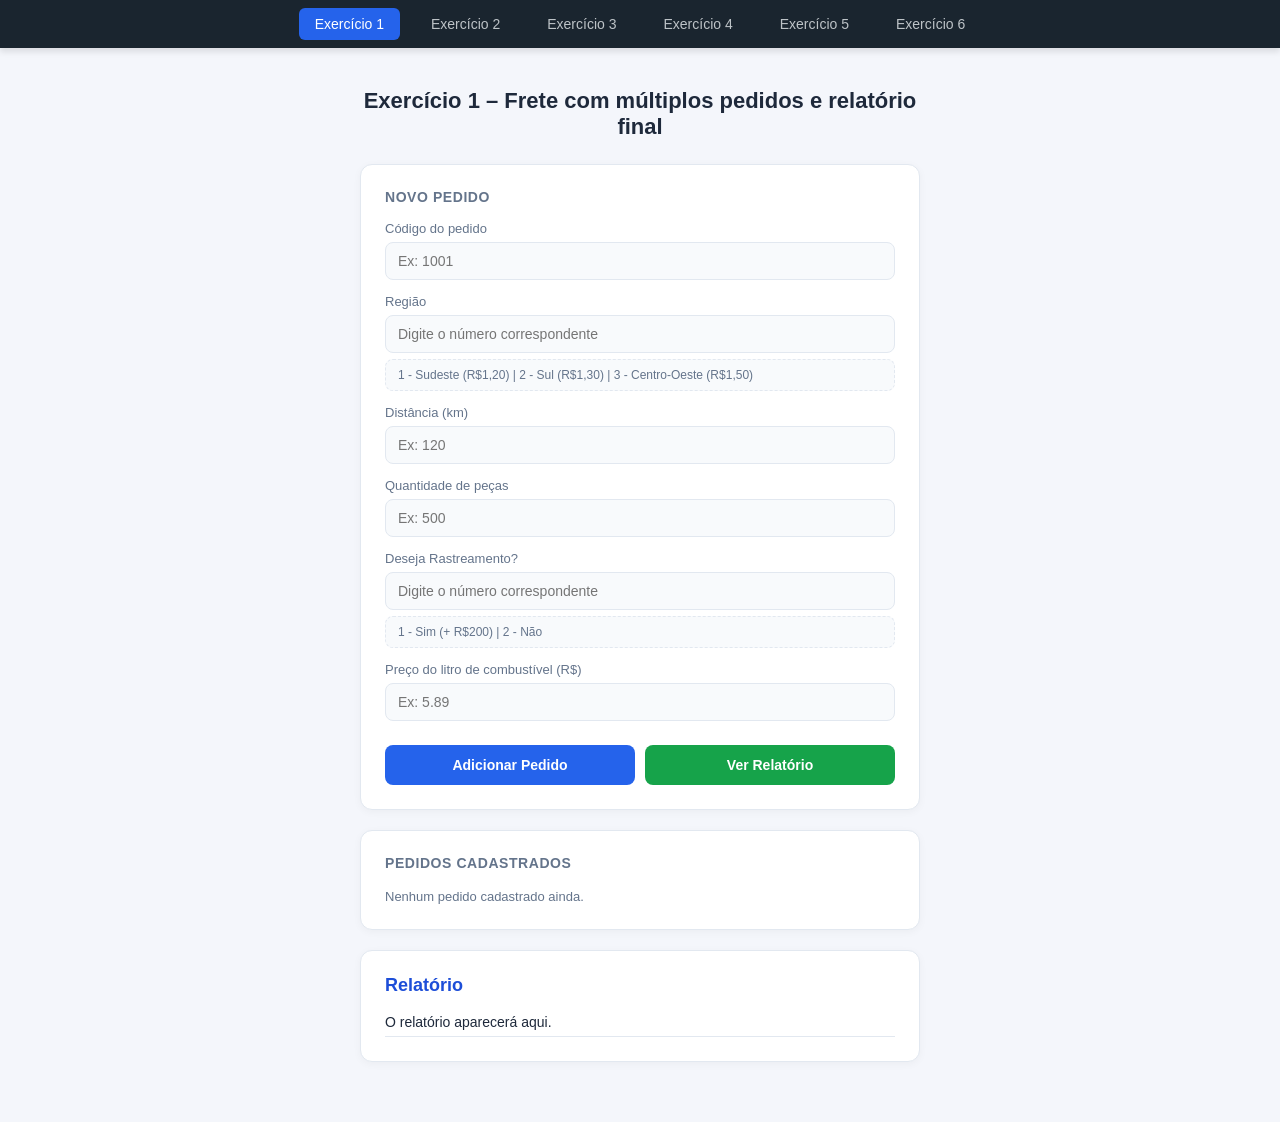
<file: index.html>
<!DOCTYPE html>
<html lang="pt-BR">

<head>
    <meta charset="UTF-8">
    <title>Exercício 1</title>
    <link rel="stylesheet" href="./estilo/estilo.css">
    <script src="./script/script.js" defer></script>
</head>

<body>
    <nav class="navbar">
        <ul class="nav-links">
            <li><a href="index.html" class="active">Exercício 1</a></li>
            <li><a href="templates/ex2.html">Exercício 2</a></li>
            <li><a href="templates/ex3.html">Exercício 3</a></li>
            <li><a href="templates/ex4.html">Exercício 4</a></li>
            <li><a href="templates/ex5.html">Exercício 5</a></li>
            <li><a href="templates/ex6.html">Exercício 6</a></li>
        </ul>
    </nav>

    <main class="content-wrapper">
        <div class="container">
            <h2>Exercício 1 – Frete com múltiplos pedidos e relatório final</h2>
            <div class="card">
                <h3>Novo pedido</h3>

                <label for="codigo">Código do pedido</label>
                <input type="number" id="codigo" placeholder="Ex: 1001">

                <label for="regiao">Região</label>
                <input type="number" id="regiao" placeholder="Digite o número correspondente">
                <div class="regioes">1 - Sudeste (R$1,20) | 2 - Sul (R$1,30) | 3 - Centro-Oeste (R$1,50)</div>

                <label for="km">Distância (km)</label>
                <input type="number" id="km" placeholder="Ex: 120">

                <label for="qt">Quantidade de peças</label>
                <input type="number" id="qt" placeholder="Ex: 500">

                <label for="rast">Deseja Rastreamento? </label>
                <input type="number" id="rast" placeholder="Digite o número correspondente">
                <div class="regioes">1 - Sim (+ R$200) | 2 - Não</div>

                <label for="litro">Preço do litro de combustível (R$)</label>
                <input type="number" id="litro" placeholder="Ex: 5.89">

                <div class="botoes">
                    <button id="btnAdicionar" onclick="calcularResEx1()">Adicionar Pedido</button>
                    <button id="btnRelatorio" onclick="gerarRelatorioEx1()">Ver Relatório</button>
                </div>
            </div>

            <div class="card">
                <h3>Pedidos cadastrados</h3>
                <ul id="listaPedidos"></ul>
            </div>

            <div class="card" id="textoResultado">
                <h3>Relatório</h3>
                <p>O relatório aparecerá aqui.</p>
            </div>
        </div>
    </main>
</body>

</html>
</file>
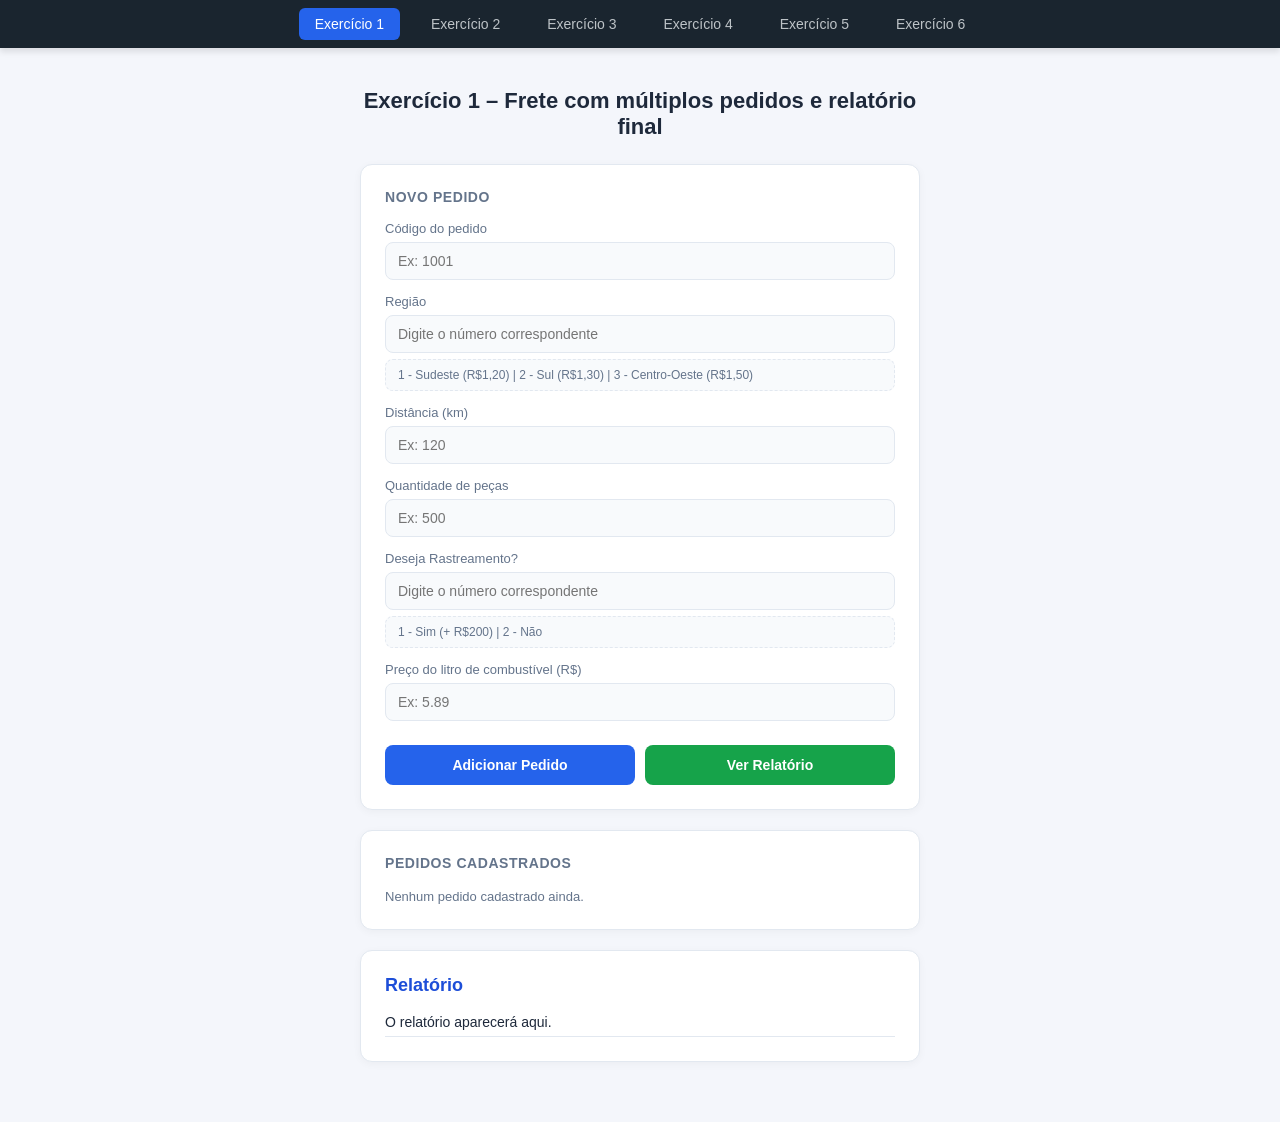
<file: templates/index.html>
<!DOCTYPE html>
<html lang="pt-BR">

<head>
    <meta charset="UTF-8">
    <title>Exercício 1</title>
    <link rel="stylesheet" href="../estilo/estilo.css">
    <script src="../script/script.js" defer></script>
</head>

<body>
    <nav class="navbar">
        <ul class="nav-links">
            <li><a href="index.html" class="active">Exercício 1</a></li>
            <li><a href="ex2.html">Exercício 2</a></li>
            <li><a href="ex3.html">Exercício 3</a></li>
            <li><a href="ex4.html">Exercício 4</a></li>
            <li><a href="ex5.html">Exercício 5</a></li>
            <li><a href="ex6.html">Exercício 6</a></li>
        </ul>
    </nav>

    <main class="content-wrapper">
        <div class="container">
            <h2>Exercício 1 – Frete com múltiplos pedidos e relatório final</h2>
            <div class="card">
                <h3>Novo pedido</h3>

                <label for="codigo">Código do pedido</label>
                <input type="number" id="codigo" placeholder="Ex: 1001">

                <label for="regiao">Região</label>
                <input type="number" id="regiao" placeholder="Digite o número correspondente">
                <div class="regioes">1 - Sudeste (R$1,20) | 2 - Sul (R$1,30) | 3 - Centro-Oeste (R$1,50)</div>

                <label for="km">Distância (km)</label>
                <input type="number" id="km" placeholder="Ex: 120">

                <label for="qt">Quantidade de peças</label>
                <input type="number" id="qt" placeholder="Ex: 500">

                <label for="rast">Deseja Rastreamento? </label>
                <input type="number" id="rast" placeholder="Digite o número correspondente">
                <div class="regioes">1 - Sim (+ R$200) | 2 - Não</div>

                <label for="litro">Preço do litro de combustível (R$)</label>
                <input type="number" id="litro" placeholder="Ex: 5.89">

                <div class="botoes">
                    <button id="btnAdicionar" onclick="calcularResEx1()">Adicionar Pedido</button>
                    <button id="btnRelatorio" onclick="gerarRelatorioEx1()">Ver Relatório</button>
                </div>
            </div>

            <div class="card">
                <h3>Pedidos cadastrados</h3>
                <ul id="listaPedidos"></ul>
            </div>

            <div class="card" id="textoResultado">
                <h3>Relatório</h3>
                <p>O relatório aparecerá aqui.</p>
            </div>
        </div>
    </main>
</body>

</html>
</file>
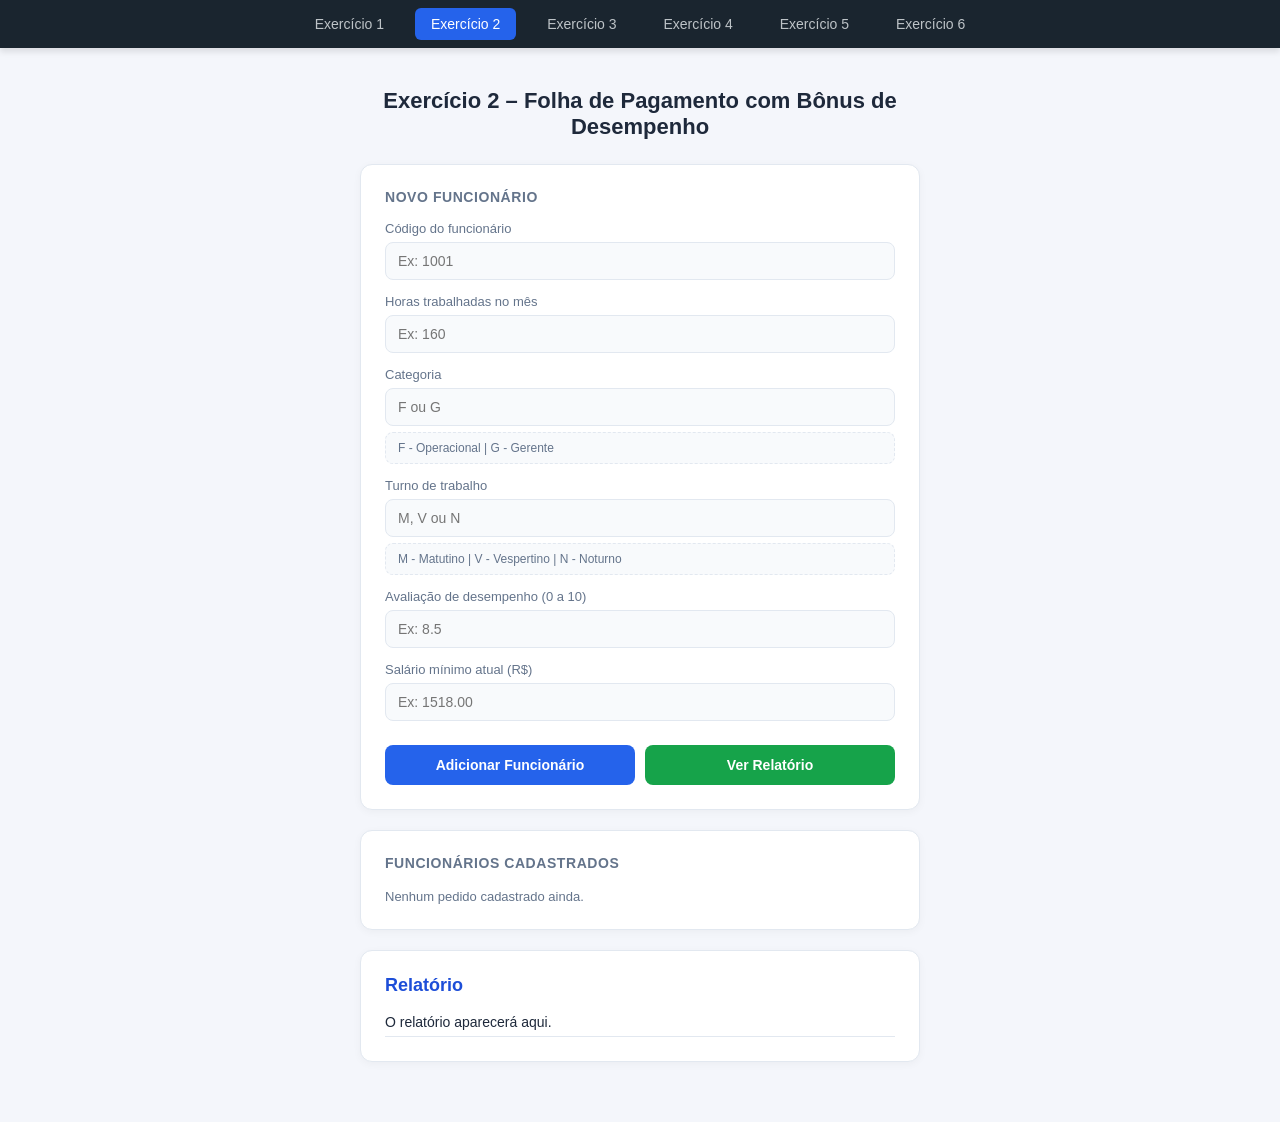
<file: templates/ex2.html>
<!DOCTYPE html>
<html lang="pt-BR">

<head>
    <meta charset="UTF-8">
    <title>Exercício 2</title>
    <link rel="stylesheet" href="../estilo/estilo.css">
    <script src="../script/script.js" defer></script>
</head>

<body>
    <nav class="navbar">
        <ul class="nav-links">
            <li><a href="../index.html">Exercício 1</a></li>
            <li><a href="ex2.html" class="active">Exercício 2</a></li>
            <li><a href="ex3.html">Exercício 3</a></li>
            <li><a href="ex4.html">Exercício 4</a></li>
            <li><a href="ex5.html">Exercício 5</a></li>
            <li><a href="ex6.html">Exercício 6</a></li>
        </ul>
    </nav>

    <main class="content-wrapper">
        <div class="container">
            <h2>Exercício 2 – Folha de Pagamento com Bônus de Desempenho</h2>
            <div class="card">
                <h3>Novo funcionário</h3>

                <label for="codigo">Código do funcionário</label>
                <input type="number" id="codigo" placeholder="Ex: 1001">

                <label for="horas">Horas trabalhadas no mês</label>
                <input type="number" id="horas" placeholder="Ex: 160">

                <label for="categoria">Categoria</label>
                <input type="text" id="categoria" placeholder="F ou G" maxlength="1">
                <div class="regioes">F - Operacional | G - Gerente</div>

                <label for="turno">Turno de trabalho</label>
                <input type="text" id="turno" placeholder="M, V ou N" maxlength="1">
                <div class="regioes">M - Matutino | V - Vespertino | N - Noturno</div>

                <label for="nota">Avaliação de desempenho (0 a 10)</label>
                <input type="number" id="nota" placeholder="Ex: 8.5" step="0.1" min="0" max="10">

                <label for="salMin">Salário mínimo atual (R$)</label>
                <input type="number" id="salMin" placeholder="Ex: 1518.00">

                <div class="botoes">
                    <button id="btnAdicionar" onclick="calcularResEx2()">Adicionar Funcionário</button>
                    <button id="btnRelatorio" onclick="gerarRelatorioEx2()">Ver Relatório</button>
                </div>
            </div>

            <div class="card">
                <h3>Funcionários cadastrados</h3>
                <ul id="listaPedidos"></ul>
            </div>

            <div class="card" id="textoResultado">
                <h3>Relatório</h3>
                <p>O relatório aparecerá aqui.</p>
            </div>
        </div>
    </main>
</body>

</html>
</file>
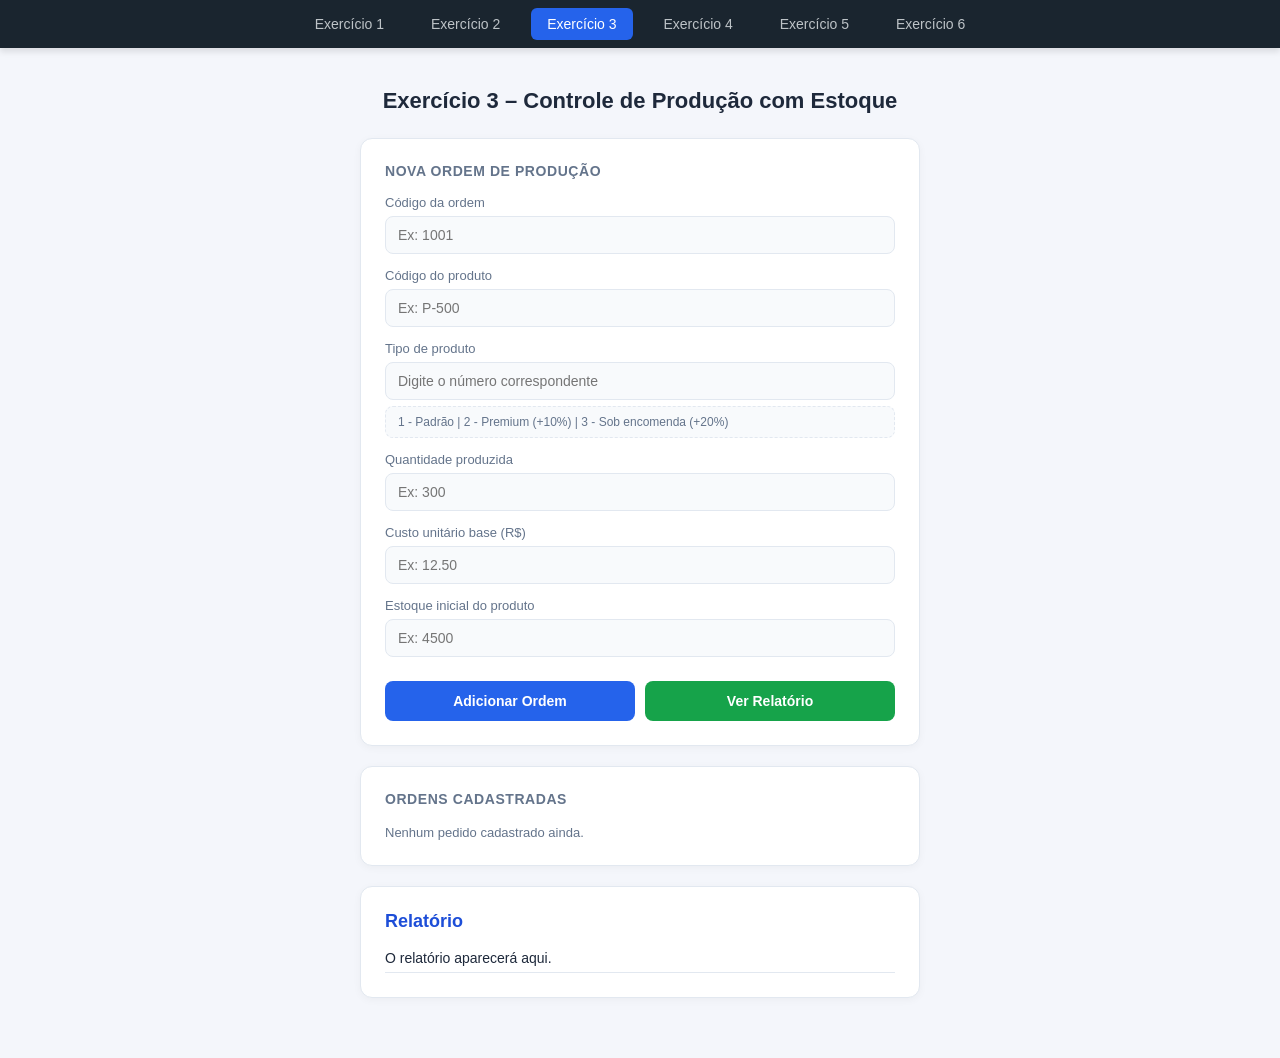
<file: templates/ex3.html>
<!DOCTYPE html>
<html lang="pt-BR">

<head>
    <meta charset="UTF-8">
    <title>Exercício 3</title>
    <link rel="stylesheet" href="../estilo/estilo.css">
    <script src="../script/script.js" defer></script>
</head>

<body>
    <nav class="navbar">
        <ul class="nav-links">
            <li><a href="../index.html">Exercício 1</a></li>
            <li><a href="ex2.html">Exercício 2</a></li>
            <li><a href="ex3.html" class="active">Exercício 3</a></li>
            <li><a href="ex4.html">Exercício 4</a></li>
            <li><a href="ex5.html">Exercício 5</a></li>
            <li><a href="ex6.html">Exercício 6</a></li>
        </ul>
    </nav>

    <main class="content-wrapper">
        <div class="container">
            <h2>Exercício 3 – Controle de Produção com Estoque</h2>
            <div class="card">
                <h3>Nova ordem de produção</h3>

                <label for="codigo">Código da ordem</label>
                <input type="number" id="codigo" placeholder="Ex: 1001">

                <label for="codProduto">Código do produto</label>
                <input type="text" id="codProduto" placeholder="Ex: P-500">

                <label for="tipo">Tipo de produto</label>
                <input type="number" id="tipo" placeholder="Digite o número correspondente">
                <div class="regioes">1 - Padrão | 2 - Premium (+10%) | 3 - Sob encomenda (+20%)</div>

                <label for="qt">Quantidade produzida</label>
                <input type="number" id="qt" placeholder="Ex: 300">

                <label for="custoBase">Custo unitário base (R$)</label>
                <input type="number" id="custoBase" placeholder="Ex: 12.50">

                <label for="estoqueInicial">Estoque inicial do produto</label>
                <input type="number" id="estoqueInicial" placeholder="Ex: 4500">

                <div class="botoes">
                    <button id="btnAdicionar" onclick="calcularResEx3()">Adicionar Ordem</button>
                    <button id="btnRelatorio" onclick="gerarRelatorioEx3()">Ver Relatório</button>
                </div>
            </div>

            <div class="card">
                <h3>Ordens cadastradas</h3>
                <ul id="listaPedidos"></ul>
            </div>

            <div class="card" id="textoResultado">
                <h3>Relatório</h3>
                <p>O relatório aparecerá aqui.</p>
            </div>
        </div>
    </main>
</body>

</html>
</file>
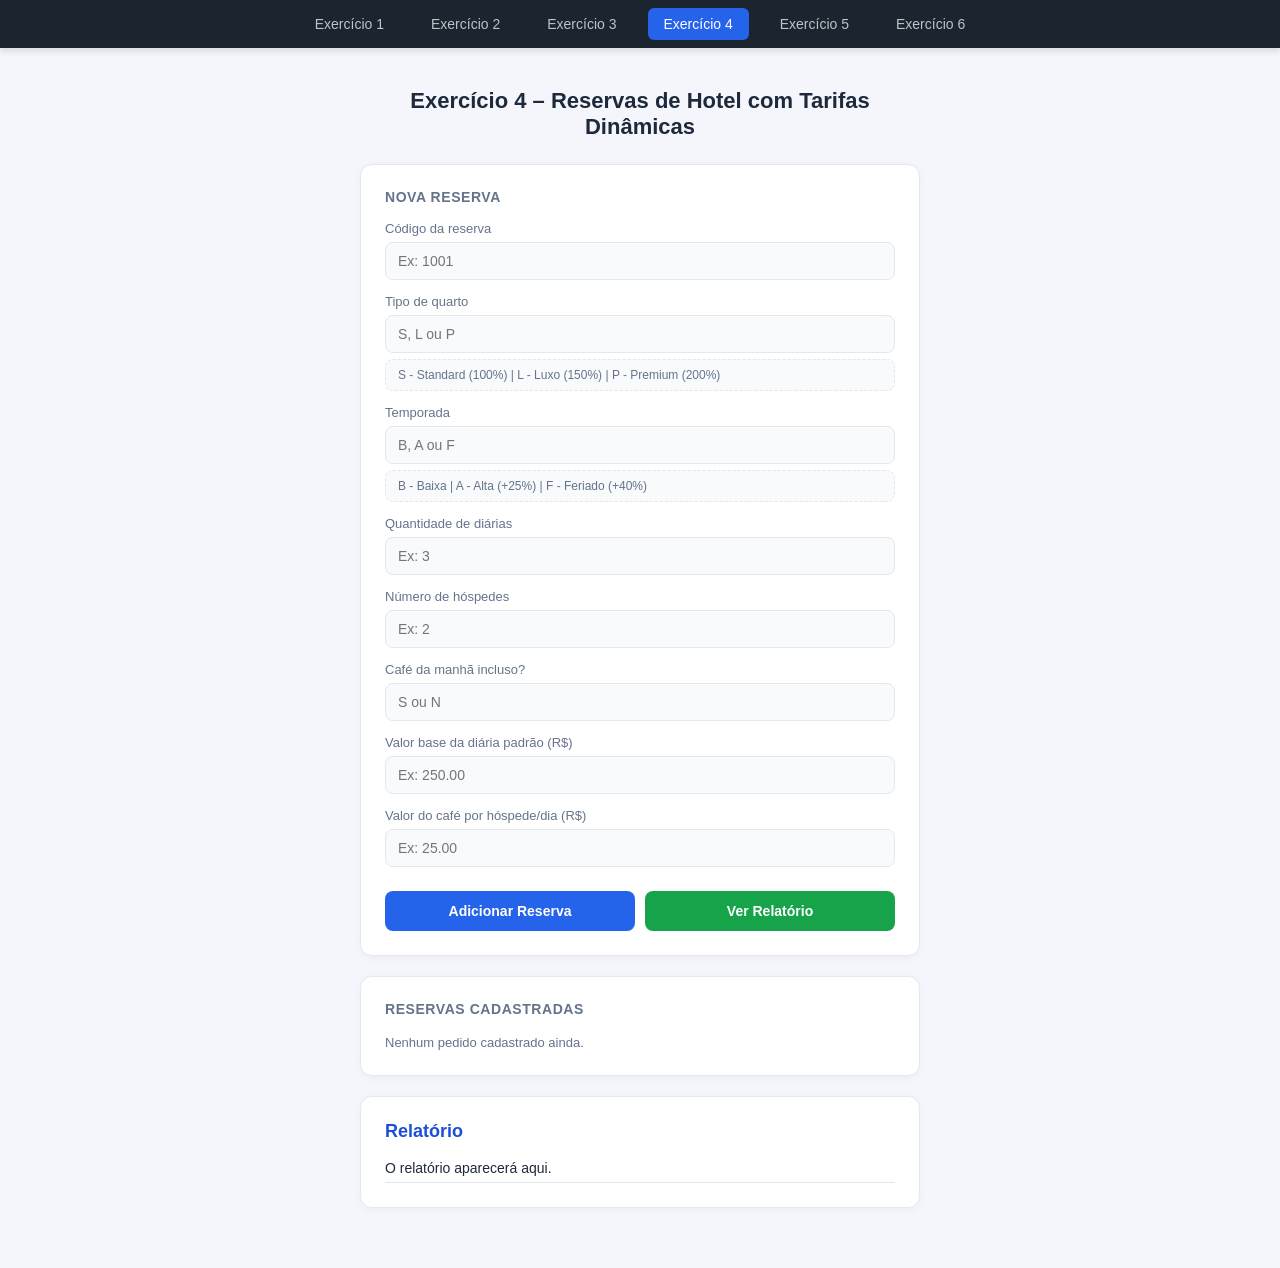
<file: templates/ex4.html>
<!DOCTYPE html>
<html lang="pt-BR">

<head>
    <meta charset="UTF-8">
    <title>Exercício 4</title>
    <link rel="stylesheet" href="../estilo/estilo.css">
    <script src="../script/script.js" defer></script>
</head>

<body>
    <nav class="navbar">
        <ul class="nav-links">
            <li><a href="../index.html">Exercício 1</a></li>
            <li><a href="ex2.html">Exercício 2</a></li>
            <li><a href="ex3.html">Exercício 3</a></li>
            <li><a href="ex4.html" class="active">Exercício 4</a></li>
            <li><a href="ex5.html">Exercício 5</a></li>
            <li><a href="ex6.html">Exercício 6</a></li>
        </ul>
    </nav>

    <main class="content-wrapper">
        <div class="container">
            <h2>Exercício 4 – Reservas de Hotel com Tarifas Dinâmicas</h2>
            <div class="card">
                <h3>Nova reserva</h3>

                <label for="codigo">Código da reserva</label>
                <input type="number" id="codigo" placeholder="Ex: 1001">

                <label for="tipoQuarto">Tipo de quarto</label>
                <input type="text" id="tipoQuarto" placeholder="S, L ou P" maxlength="1">
                <div class="regioes">S - Standard (100%) | L - Luxo (150%) | P - Premium (200%)</div>

                <label for="temporada">Temporada</label>
                <input type="text" id="temporada" placeholder="B, A ou F" maxlength="1">
                <div class="regioes">B - Baixa | A - Alta (+25%) | F - Feriado (+40%)</div>

                <label for="diarias">Quantidade de diárias</label>
                <input type="number" id="diarias" placeholder="Ex: 3">

                <label for="hospedes">Número de hóspedes</label>
                <input type="number" id="hospedes" placeholder="Ex: 2">

                <label for="cafe">Café da manhã incluso?</label>
                <input type="text" id="cafe" placeholder="S ou N" maxlength="1">

                <label for="valorBase">Valor base da diária padrão (R$)</label>
                <input type="number" id="valorBase" placeholder="Ex: 250.00">

                <label for="valorCafe">Valor do café por hóspede/dia (R$)</label>
                <input type="number" id="valorCafe" placeholder="Ex: 25.00">

                <div class="botoes">
                    <button id="btnAdicionar" onclick="calcularResEx4()">Adicionar Reserva</button>
                    <button id="btnRelatorio" onclick="gerarRelatorioEx4()">Ver Relatório</button>
                </div>
            </div>

            <div class="card">
                <h3>Reservas cadastradas</h3>
                <ul id="listaPedidos"></ul>
            </div>

            <div class="card" id="textoResultado">
                <h3>Relatório</h3>
                <p>O relatório aparecerá aqui.</p>
            </div>
        </div>
    </main>
</body>

</html>
</file>
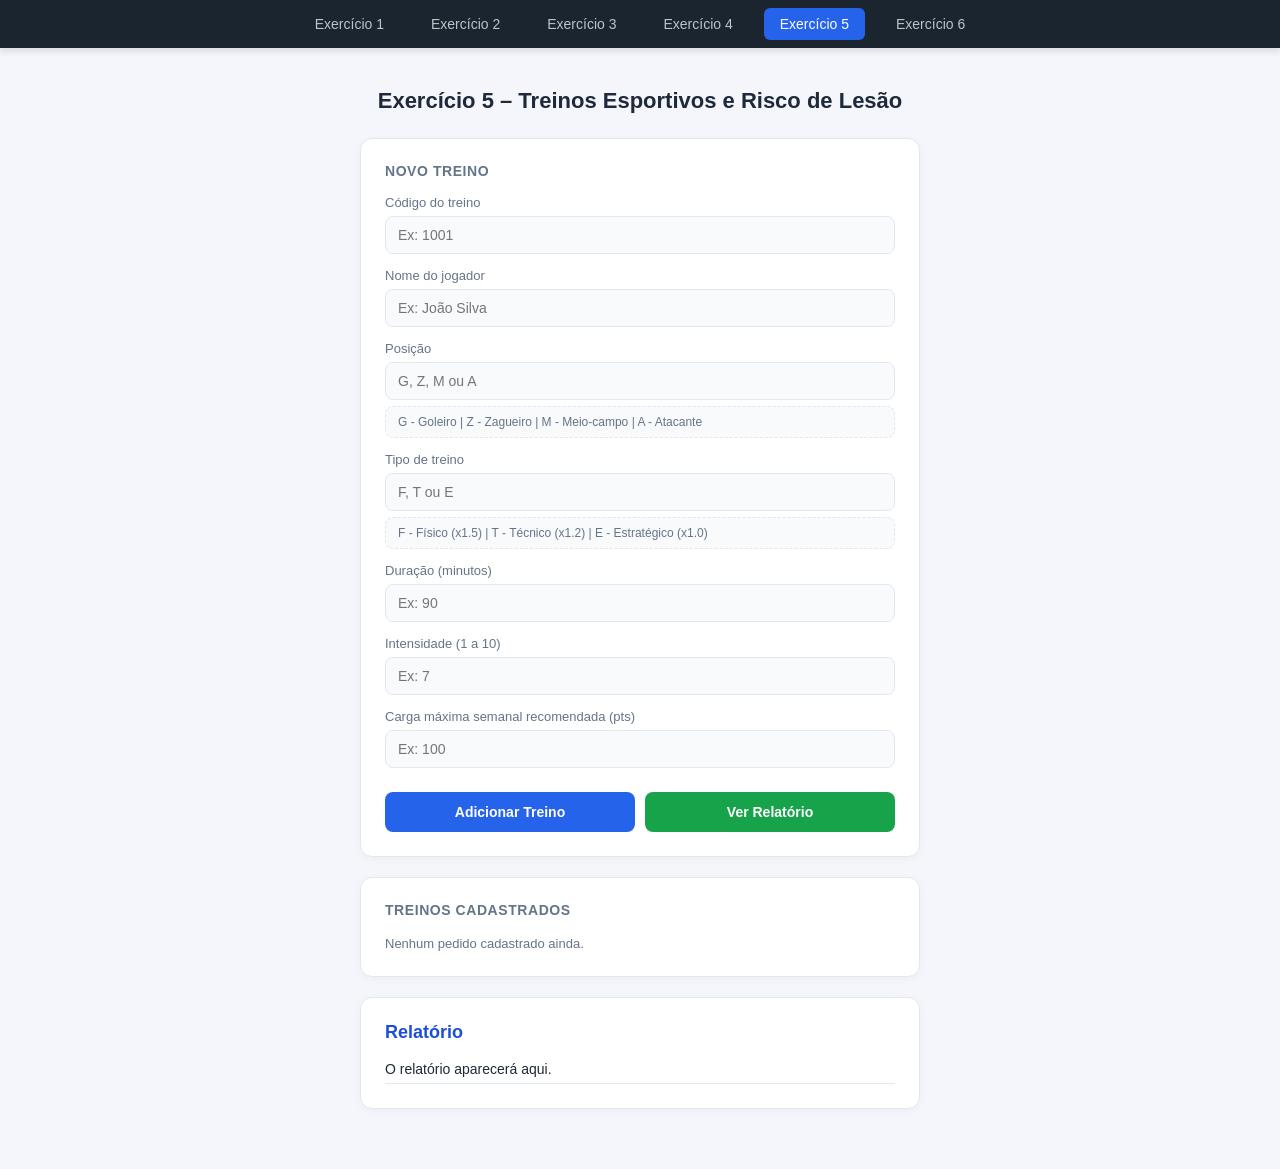
<file: templates/ex5.html>
<!DOCTYPE html>
<html lang="pt-BR">

<head>
    <meta charset="UTF-8">
    <title>Exercício 5</title>
    <link rel="stylesheet" href="../estilo/estilo.css">
    <script src="../script/script.js" defer></script>
</head>

<body>
    <nav class="navbar">
        <ul class="nav-links">
            <li><a href="../index.html">Exercício 1</a></li>
            <li><a href="ex2.html">Exercício 2</a></li>
            <li><a href="ex3.html">Exercício 3</a></li>
            <li><a href="ex4.html">Exercício 4</a></li>
            <li><a href="ex5.html" class="active">Exercício 5</a></li>
            <li><a href="ex6.html">Exercício 6</a></li>
        </ul>
    </nav>

    <main class="content-wrapper">
        <div class="container">
            <h2>Exercício 5 – Treinos Esportivos e Risco de Lesão</h2>
            <div class="card">
                <h3>Novo treino</h3>

                <label for="codigo">Código do treino</label>
                <input type="number" id="codigo" placeholder="Ex: 1001">

                <label for="nome">Nome do jogador</label>
                <input type="text" id="nome" placeholder="Ex: João Silva">

                <label for="posicao">Posição</label>
                <input type="text" id="posicao" placeholder="G, Z, M ou A" maxlength="1">
                <div class="regioes">G - Goleiro | Z - Zagueiro | M - Meio-campo | A - Atacante</div>

                <label for="tipo">Tipo de treino</label>
                <input type="text" id="tipo" placeholder="F, T ou E" maxlength="1">
                <div class="regioes">F - Físico (x1.5) | T - Técnico (x1.2) | E - Estratégico (x1.0)</div>

                <label for="duracao">Duração (minutos)</label>
                <input type="number" id="duracao" placeholder="Ex: 90">

                <label for="intensidade">Intensidade (1 a 10)</label>
                <input type="number" id="intensidade" placeholder="Ex: 7" min="1" max="10">

                <label for="cargaMax">Carga máxima semanal recomendada (pts)</label>
                <input type="number" id="cargaMax" placeholder="Ex: 100">

                <div class="botoes">
                    <button id="btnAdicionar" onclick="calcularResEx5()">Adicionar Treino</button>
                    <button id="btnRelatorio" onclick="gerarRelatorioEx5()">Ver Relatório</button>
                </div>
            </div>

            <div class="card">
                <h3>Treinos cadastrados</h3>
                <ul id="listaPedidos"></ul>
            </div>

            <div class="card" id="textoResultado">
                <h3>Relatório</h3>
                <p>O relatório aparecerá aqui.</p>
            </div>
        </div>
    </main>
</body>

</html>
</file>
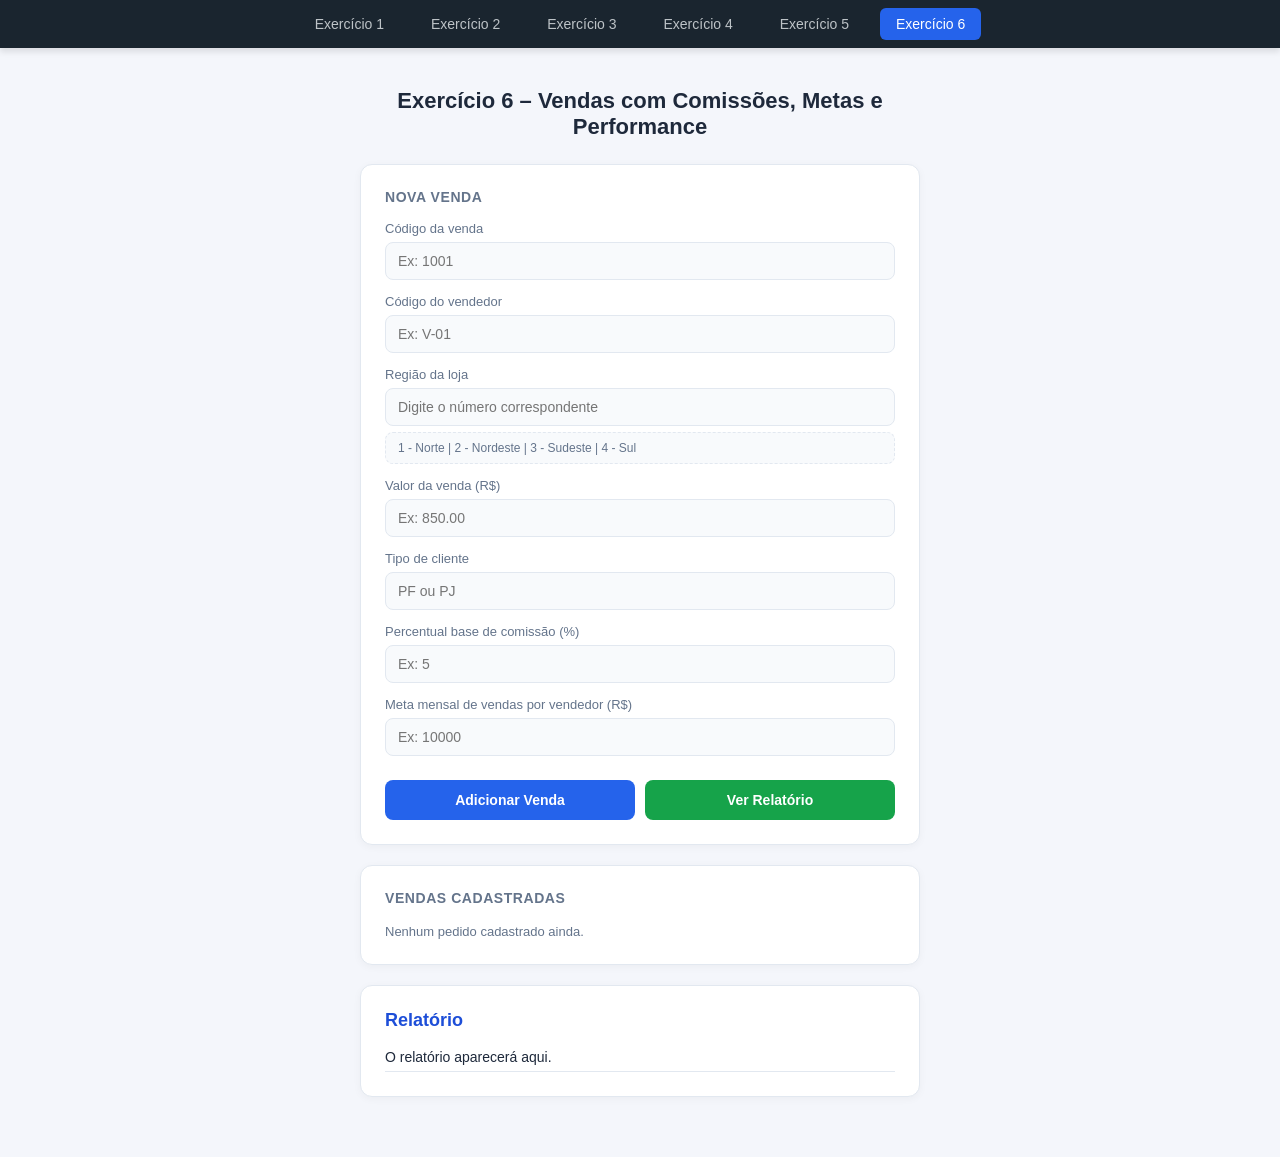
<file: templates/ex6.html>
<!DOCTYPE html>
<html lang="pt-BR">

<head>
    <meta charset="UTF-8">
    <title>Exercício 6</title>
    <link rel="stylesheet" href="../estilo/estilo.css">
    <script src="../script/script.js" defer></script>
</head>

<body>
    <nav class="navbar">
        <ul class="nav-links">
            <li><a href="../index.html">Exercício 1</a></li>
            <li><a href="ex2.html">Exercício 2</a></li>
            <li><a href="ex3.html">Exercício 3</a></li>
            <li><a href="ex4.html">Exercício 4</a></li>
            <li><a href="ex5.html">Exercício 5</a></li>
            <li><a href="ex6.html" class="active">Exercício 6</a></li>
        </ul>
    </nav>

    <main class="content-wrapper">
        <div class="container">
            <h2>Exercício 6 – Vendas com Comissões, Metas e Performance</h2>
            <div class="card">
                <h3>Nova venda</h3>

                <label for="codigo">Código da venda</label>
                <input type="number" id="codigo" placeholder="Ex: 1001">

                <label for="codVendedor">Código do vendedor</label>
                <input type="text" id="codVendedor" placeholder="Ex: V-01">

                <label for="regiao">Região da loja</label>
                <input type="number" id="regiao" placeholder="Digite o número correspondente">
                <div class="regioes">1 - Norte | 2 - Nordeste | 3 - Sudeste | 4 - Sul</div>

                <label for="valorVenda">Valor da venda (R$)</label>
                <input type="number" id="valorVenda" placeholder="Ex: 850.00">

                <label for="tipoCliente">Tipo de cliente</label>
                <input type="text" id="tipoCliente" placeholder="PF ou PJ">

                <label for="percBase">Percentual base de comissão (%)</label>
                <input type="number" id="percBase" placeholder="Ex: 5">

                <label for="meta">Meta mensal de vendas por vendedor (R$)</label>
                <input type="number" id="meta" placeholder="Ex: 10000">

                <div class="botoes">
                    <button id="btnAdicionar" onclick="calcularResEx6()">Adicionar Venda</button>
                    <button id="btnRelatorio" onclick="gerarRelatorioEx6()">Ver Relatório</button>
                </div>
            </div>

            <div class="card">
                <h3>Vendas cadastradas</h3>
                <ul id="listaPedidos"></ul>
            </div>

            <div class="card" id="textoResultado">
                <h3>Relatório</h3>
                <p>O relatório aparecerá aqui.</p>
            </div>
        </div>
    </main>
</body>

</html>
</file>
<file: estilo/estilo.css>
:root {
    --azul: #2563eb;
    --azul-escuro: #1d4ed8;
    --cinza-fundo: #f4f6fb;
    --cinza-borda: #e2e8f0;
    --texto: #1e293b;
    --texto-suave: #64748b;
    --verde: #16a34a;
}

* {
    margin: 0;
    padding: 0;
    box-sizing: border-box;
}

body {
    font-family: 'Segoe UI', Arial, sans-serif;
    background: var(--cinza-fundo);
    color: var(--texto);
    min-height: 100vh;
}

.navbar {
    width: 100%;
    background-color: #1a252f;
    padding: 15px 30px;
    box-shadow: 0 4px 6px rgba(0, 0, 0, 0.1);
    display: flex;
    justify-content: center;
    position: sticky;
    top: 0;
    z-index: 1000;
}
.nav-links {
    list-style: none;
    display: flex;
    gap: 15px;
    flex-wrap: wrap;
    justify-content: center;
}
.nav-links a {
    color: #bdc3c7;
    text-decoration: none;
    font-size: 14px;
    font-weight: 500;
    padding: 8px 16px;
    border-radius: 6px;
    transition: all 0.3s ease;
}
.nav-links a:hover {
    color: #ffffff;
    background-color: #34495e;
}
.nav-links a.active {
    color: #ffffff;
    background-color: var(--azul);
}

.content-wrapper {
    display: flex;
    justify-content: center;
    padding: 40px 16px;
}

.container {
    width: 100%;
    max-width: 560px;
}

h2 {
    text-align: center;
    margin-bottom: 24px;
    font-size: 22px;
}

.card {
    background: #ffffff;
    border: 1px solid var(--cinza-borda);
    border-radius: 12px;
    padding: 24px;
    margin-bottom: 20px;
    box-shadow: 0 2px 8px rgba(0,0,0,0.04);
}

.card h3 {
    margin-top: 0;
    font-size: 14px;
    color: var(--texto-suave);
    text-transform: uppercase;
    letter-spacing: 0.04em;
    margin-bottom: 16px;
}

label {
    display: block;
    font-size: 13px;
    color: var(--texto-suave);
    margin-bottom: 6px;
    margin-top: 14px;
    font-weight: 500;
}

label:first-of-type {
    margin-top: 0;
}

input {
    width: 100%;
    padding: 10px 12px;
    border: 1px solid var(--cinza-borda);
    border-radius: 8px;
    font-size: 14px;
    background: #f8fafc;
    transition: border-color 0.15s;
}

input:focus {
    outline: none;
    border-color: var(--azul);
    background: #fff;
}

.regioes {
    font-size: 12px;
    color: var(--texto-suave);
    background: #f8fafc;
    border: 1px dashed var(--cinza-borda);
    border-radius: 8px;
    padding: 8px 12px;
    margin-top: 6px;
}

.botoes {
    display: flex;
    gap: 10px;
    margin-top: 24px;
}

button {
    flex: 1;
    padding: 12px;
    border: none;
    border-radius: 8px;
    font-size: 14px;
    font-weight: 600;
    cursor: pointer;
    transition: opacity 0.15s;
}

button:hover {
    opacity: 0.9;
}

#btnAdicionar {
    background: var(--azul);
    color: #fff;
}

#btnRelatorio {
    background: var(--verde);
    color: #fff;
}

#listaPedidos {
    list-style: none;
    padding: 0;
    margin: 0;
    max-height: 160px;
    overflow-y: auto;
}

#listaPedidos li {
    padding: 8px 10px;
    border-bottom: 1px solid var(--cinza-borda);
    font-size: 14px;
}

#listaPedidos li:last-child {
    border-bottom: none;
}

#listaPedidos:empty::before {
    content: "Nenhum pedido cadastrado ainda.";
    color: var(--texto-suave);
    font-size: 13px;
}

#textoResultado {
    font-size: 14px;
}

#textoResultado h3 {
    color: var(--azul-escuro);
    text-transform: none;
    letter-spacing: normal;
    font-size: 18px;
    margin-bottom: 12px;
}

#textoResultado p {
    display: flex;
    justify-content: space-between;
    padding: 6px 0;
    border-bottom: 1px solid var(--cinza-borda);
    margin: 0;
}

#textoResultado p span {
    color: var(--texto-suave);
}
</file>
